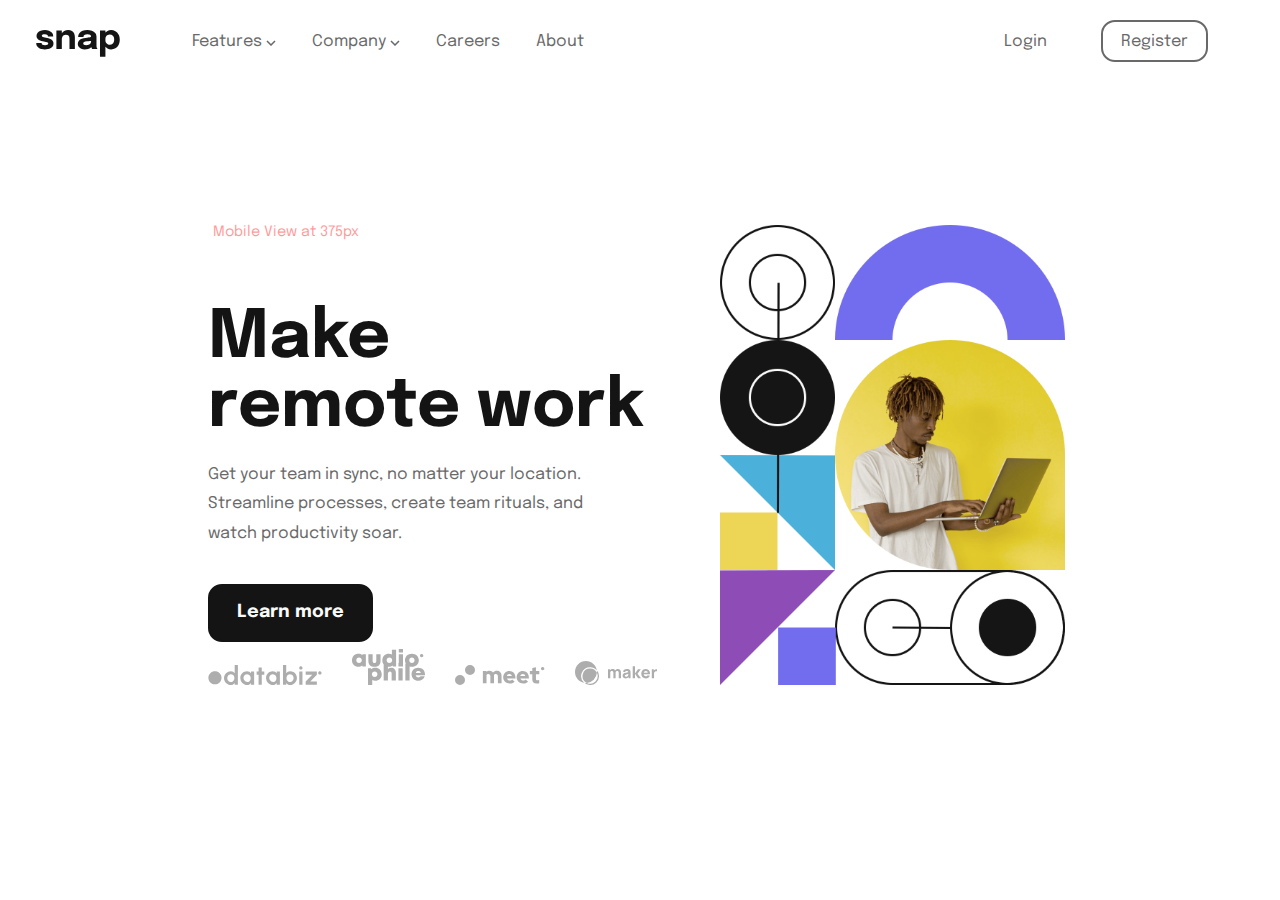
<file: index.html>
<!DOCTYPE html>
<html lang="en">

<head>
  <meta charset="UTF-8">
  <meta name="viewport" content="width=device-width, initial-scale=1.0">
  <!-- displays site properly based on user's device -->

  <link rel="icon" type="image/png" sizes="32x32" href="favicon-32x32.png">

  <title>Frontend Mentor | Intro section with dropdown navigation</title>

  <link rel="stylesheet" href="style.css">
  <script src="script.js" defer></script>
</head>

<body>
  <!-- menu button -->
  <section class="menu">
    <div class="backdrop">
    </div>
    <div class="menu-dropdown"></div>
    <!-- menu open button -->
    <svg class="menu-open-btn" width="32" height="18" xmlns="http://www.w3.org/2000/svg">
      <g fill="#151515" fill-rule="evenodd">
        <path d="M0 0h32v2H0zM0 8h32v2H0zM0 16h32v2H0z" />
      </g>
    </svg>
    <!-- menu close button -->
    <svg class="menu-close-btn" width="26" height="26" xmlns="http://www.w3.org/2000/svg">
      <g fill="#151515" fill-rule="evenodd">
        <path d="m2.393.98 22.628 22.628-1.414 1.414L.979 2.395z" />
        <path d="M.98 23.607 23.609.979l1.414 1.414L2.395 25.021z" />
      </g>
    </svg>
  </section>
  <!-- Main Header -->
  <header class="main-header">
    <!-- LOGO -->
    <section class="branding">
      <svg width="84" height="27" xmlns="http://www.w3.org/2000/svg">
        <path
          d="M8.852 19.42c-1.108 0-2.175-.128-3.202-.385a9.648 9.648 0 0 1-2.756-1.137c-.811-.502-1.453-1.13-1.925-1.882-.473-.752-.709-1.63-.709-2.633v-.316h5.39v.246c0 .676.3 1.172.901 1.487.601.315 1.415.472 2.441.472a7.08 7.08 0 0 0 1.55-.166c.495-.11.903-.291 1.224-.542.321-.251.482-.569.482-.954 0-.618-.342-1.056-1.024-1.313-.683-.256-1.777-.513-3.282-.77a21.716 21.716 0 0 1-2.59-.595A10.937 10.937 0 0 1 2.938 9.91 5.28 5.28 0 0 1 1.17 8.28C.727 7.622.505 6.82.505 5.875c0-1.26.382-2.322 1.146-3.185.764-.863 1.782-1.517 3.054-1.96C5.977.287 7.377.065 8.905.065c1.458 0 2.818.242 4.078.726 1.26.484 2.28 1.179 3.062 2.083.782.904 1.172 1.992 1.172 3.264v.245H11.88v-.21c0-.467-.149-.846-.446-1.138a2.804 2.804 0 0 0-1.129-.656 4.616 4.616 0 0 0-1.418-.219c-.443 0-.9.05-1.373.149-.473.099-.872.262-1.199.49-.327.227-.49.545-.49.954 0 .396.175.72.525.97.35.252.84.456 1.47.613.63.158 1.36.306 2.188.447.781.128 1.607.306 2.476.533.869.228 1.686.549 2.45.963a5.34 5.34 0 0 1 1.855 1.627c.472.671.709 1.52.709 2.546 0 1.062-.245 1.972-.735 2.73a5.607 5.607 0 0 1-1.987 1.847 10.04 10.04 0 0 1-2.782 1.05c-1.021.227-2.068.341-3.142.341ZM33.48 19V8.92c0-.77-.1-1.473-.298-2.109a2.965 2.965 0 0 0-1.067-1.531c-.513-.385-1.254-.577-2.223-.577-.84 0-1.566.192-2.178.577a3.754 3.754 0 0 0-1.41 1.61c-.326.688-.49 1.482-.49 2.38L24.31 8.185c0-1.61.35-3.022 1.05-4.235a7.627 7.627 0 0 1 2.844-2.853C29.398.41 30.726.066 32.183.066c1.53 0 2.786.306 3.772.919.986.612 1.721 1.464 2.205 2.555.484 1.09.726 2.365.726 3.824V19H33.48Zm-13.09 0V.415h5.425V19h-5.425Zm28.389.385c-1.354 0-2.558-.216-3.614-.648-1.056-.431-1.881-1.055-2.476-1.872-.595-.817-.893-1.808-.893-2.975 0-1.318.362-2.392 1.085-3.22.724-.828 1.683-1.461 2.879-1.899a15.898 15.898 0 0 1 3.894-.866c2.041-.198 3.45-.38 4.226-.542.776-.164 1.164-.45 1.164-.858V6.47c0-.688-.33-1.23-.989-1.627-.66-.397-1.578-.595-2.756-.595-1.249 0-2.202.224-2.861.673-.66.45-.99 1.135-.99 2.056H42.11c0-1.493.406-2.753 1.217-3.78.81-1.026 1.91-1.805 3.298-2.336 1.389-.53 2.958-.796 4.708-.796 1.633 0 3.144.248 4.532.744 1.389.496 2.506 1.24 3.352 2.231.845.992 1.268 2.252 1.268 3.78v8.032c0 .479.015.937.044 1.374.03.438.096.837.201 1.199.117.408.263.747.438 1.015.175.268.32.455.437.56h-5.337a3.723 3.723 0 0 1-.376-.508 3.962 3.962 0 0 1-.43-.892 7.195 7.195 0 0 1-.305-1.234 9.674 9.674 0 0 1-.097-1.461l1.12.77c-.326.77-.854 1.432-1.583 1.986-.73.554-1.593.98-2.59 1.278-.998.297-2.074.446-3.23.446Zm1.452-4.06a6.14 6.14 0 0 0 2.389-.464A4.104 4.104 0 0 0 54.43 13.4c.467-.665.7-1.534.7-2.608V8.92l1.348 1.313c-.77.28-1.66.51-2.669.69-1.01.182-2.015.324-3.019.43-1.19.116-2.08.317-2.668.603-.59.286-.884.767-.884 1.444 0 .642.25 1.123.752 1.444.502.32 1.249.481 2.24.481Zm13.742 11.323V.415h5.442v26.233h-5.442Zm11.182-7.228a7.325 7.325 0 0 1-4.042-1.181c-1.225-.788-2.205-1.85-2.94-3.185-.735-1.336-1.103-2.838-1.103-4.507v-.28l2.345-.052v.21c0 .863.21 1.619.63 2.266.42.648.963 1.146 1.628 1.496.665.35 1.359.526 2.082.526 1.19 0 2.226-.412 3.106-1.234.881-.823 1.322-2.109 1.322-3.859s-.438-3.025-1.313-3.824c-.875-.799-1.913-1.199-3.115-1.199-.723 0-1.417.173-2.082.517a4.308 4.308 0 0 0-1.628 1.461c-.42.63-.63 1.383-.63 2.257l-2.345-.14c0-1.68.368-3.164 1.103-4.453.735-1.29 1.715-2.307 2.94-3.054a7.619 7.619 0 0 1 4.042-1.12c1.505 0 2.911.37 4.218 1.111 1.306.741 2.365 1.823 3.176 3.247.81 1.423 1.216 3.155 1.216 5.197 0 2.135-.396 3.932-1.19 5.39-.793 1.458-1.843 2.558-3.15 3.299a8.51 8.51 0 0 1-4.27 1.111Z"
          fill="#151515" />
      </svg>
    </section>
    <!-- Menu options -->
    <div class="menu-options">
      <ul>
        <li class="feature">
          <p class="feature-btn">Features
            <svg class="arrow-down arrow-show" width="10" height="6" xmlns="http://www.w3.org/2000/svg">
              <path stroke="#686868" stroke-width="1.5" fill="none" d="m1 1 4 4 4-4" />
            </svg>
            <svg class="arrow-up " width="10" height="6" xmlns="http://www.w3.org/2000/svg">
              <path stroke="#686868" stroke-width="1.5" fill="none" d="m1 5 4-4 4 4" />
            </svg>
          </p>

          <ul class="feature-list ">
            <!--show add for showing the list-->
            <li>
              <p><svg width="14" height="16" xmlns="http://www.w3.org/2000/svg">
                  <path
                    d="M14 3v12a1 1 0 0 1-1 1H1a1 1 0 0 1-1-1V3a1 1 0 0 1 1-1h1V1a1 1 0 1 1 2 0v1h2V1a1 1 0 1 1 2 0v1h2V1a1 1 0 0 1 2 0v1h1a1 1 0 0 1 1 1Zm-2 3H2v1h10V6Zm0 3H2v1h10V9Zm0 3H2v1h10v-1Z"
                    fill="#726CEE" />
                </svg>Todo List</p>
            </li>

            <li>
              <p><svg width="16" height="16" xmlns="http://www.w3.org/2000/svg">
                  <path
                    d="M12.667 8.667h-4v4h4v-4ZM11.334 0v1.333H4.667V0h-2v1.333h-1C.75 1.333 0 2.083 0 3v11.333C0 15.25.75 16 1.667 16h12.667C15.25 16 16 15.25 16 14.333V3c0-.917-.75-1.667-1.666-1.667h-1V0h-2Zm3 14.333H1.667V5.5h12.667v8.833Z"
                    fill="#4BB1DA" />
                </svg>Calender</p>
            </li>

            <li>
              <p><svg width="13" height="17" xmlns="http://www.w3.org/2000/svg">
                  <path
                    d="M6.408 13.916c-3.313 0-6-1.343-6-3 0-.612.371-1.18 1-1.654V7.916a5 5 0 0 1 3.041-4.6 2 2 0 0 1 3.507-1.664 2 2 0 0 1 .411 1.664 5.002 5.002 0 0 1 3.041 4.6v1.346c.629.474 1 1.042 1 1.654 0 1.657-2.687 3-6 3Zm0 1c.694 0 1.352-.066 1.984-.16.004.054.016.105.016.16a2 2 0 0 1-4 0c0-.055.012-.106.016-.16.633.094 1.29.16 1.984.16Z"
                    fill="#EDD556" />
                </svg>Reminders</p>
            </li>

            <li>

              <p><svg width="16" height="16" xmlns="http://www.w3.org/2000/svg">
                  <path
                    d="M8 0a8 8 0 1 1 0 16A8 8 0 0 1 8 0Zm0 2.133a5.867 5.867 0 1 0 0 11.734A5.867 5.867 0 0 0 8 2.133ZM8 3.2a4.8 4.8 0 1 1 0 9.6 4.8 4.8 0 0 1 0-9.6Zm-.533 2.667a.533.533 0 0 0-.534.533v2.133c0 .295.24.534.534.534h3.2a.533.533 0 0 0 0-1.067H8V6.4a.533.533 0 0 0-.533-.533Z"
                    fill="#8E4CB6" />
                </svg>Planning</p>
            </li>
          </ul>

        </li>
        <li class="company">
          <p class="company-btn">Company

            <svg class="arrow-down arrow-show" width="10" height="6" xmlns="http://www.w3.org/2000/svg">
              <path stroke="#686868" stroke-width="1.5" fill="none" d="m1 1 4 4 4-4" />
            </svg>

            <svg class="arrow-up" width="10" height="6" xmlns="http://www.w3.org/2000/svg">
              <path stroke="#686868" stroke-width="1.5" fill="none" d="m1 5 4-4 4 4" />
            </svg>
          </p>

          <ul class="company-list ">
            <!--show add for showing the list-->
            <li>
              <p>Histroy</p>
            </li>
            <li>
              <p>Our Team</p>
            </li>
            <li>
              <p>Blog</p>
            </li>
          </ul>
        </li>

        <li class="careers">
          <p class="careers">Careers</p>
        </li>

        <li class="about">
          <p class="about">About</p>
        </li>

      </ul>
    </div>
    <!-- For Login & SignUp -->
    <div class="sign-up">
      <a href="https://www.frontendmentor.io/solutions/interactive-rating-component-using-html-css-and-javascript-HJuJBjXHc">
        <p>Login</p>
      </a>
      <a href="https://www.frontendmentor.io/solutions/interactive-rating-component-using-html-css-and-javascript-HJuJBjXHc">
        <p>Register</p>
      </a>
    </div>

  </header>
  <!-- Main Showcase -->
  <main class="showcase">
    <!-- Showcase Text Area -->
    <p class="mobile">Mobile View at 375px</p>
    <article>
      <h1>Make <br class="break"> remote work</h1>
      <p>Get your team in sync, no matter your location. Streamline processes, create team rituals, and watch
        productivity soar.</p>
      <div class="button">
        <a href="https://www.frontendmentor.io/solutions/interactive-rating-component-using-html-css-and-javascript-HJuJBjXHc">
          <p>Learn more</p>
        </a>
      </div>
    </article>
    <!-- Showcase Image -->
    <div class="image">

    </div>
    <!-- Showcase Social Links -->
    <div class="social">

      <svg width="114" height="20" xmlns="http://www.w3.org/2000/svg">
        <path
          d="M22.887 20c.838 0 1.576-.183 2.213-.55a4.977 4.977 0 0 0 1.584-1.429v1.638h3.195V0h-3.195v8.191A4.848 4.848 0 0 0 25.1 6.756c-.637-.362-1.375-.544-2.213-.544-.951 0-1.842.18-2.67.538-.83.358-1.561.854-2.194 1.487a6.996 6.996 0 0 0-1.486 2.196A6.68 6.68 0 0 0 16 13.106c0 .953.179 1.844.537 2.674.358.83.853 1.562 1.486 2.195a6.989 6.989 0 0 0 2.193 1.488c.83.358 1.72.537 2.671.537Zm.04-3.08a3.42 3.42 0 0 1-1.827-.511 3.826 3.826 0 0 1-1.827-3.303c0-.708.166-1.35.498-1.926a3.9 3.9 0 0 1 1.322-1.383 3.379 3.379 0 0 1 1.834-.518c.672 0 1.272.17 1.8.511.528.341.94.802 1.237 1.383.297.581.445 1.225.445 1.933 0 .7-.148 1.34-.445 1.92a3.53 3.53 0 0 1-1.23 1.383c-.524.34-1.127.511-1.807.511ZM39.294 20c.794 0 1.486-.181 2.075-.544a4.375 4.375 0 0 0 1.434-1.422l.13 1.625h3.209V6.553h-3.195l.144 1.678a5.992 5.992 0 0 0-1.748-1.468c-.685-.385-1.464-.577-2.337-.577-.934 0-1.807.175-2.619.524a6.818 6.818 0 0 0-2.147 1.455c-.62.62-1.1 1.341-1.44 2.163a6.81 6.81 0 0 0-.511 2.634 6.935 6.935 0 0 0 2.042 4.967 7.16 7.16 0 0 0 2.24 1.52c.846.368 1.754.551 2.723.551Zm.091-3.08a3.51 3.51 0 0 1-1.813-.498 4.227 4.227 0 0 1-1.395-1.33 4.049 4.049 0 0 1-.654-1.842c-.061-.734.057-1.4.353-1.998a3.592 3.592 0 0 1 1.264-1.435 3.3 3.3 0 0 1 1.853-.538 3.32 3.32 0 0 1 1.794.498c.532.332.968.776 1.309 1.33.34.555.541 1.173.602 1.855.053.725-.054 1.387-.32 1.986a3.384 3.384 0 0 1-1.172 1.435c-.516.358-1.122.537-1.82.537Zm14.378 2.74V9.75h2.54V6.553h-2.54V2.438h-3.195v4.115H48.63v3.198h1.938v9.908h3.195Zm11.273.34c.795 0 1.486-.181 2.076-.544a4.375 4.375 0 0 0 1.433-1.422l.131 1.625h3.208V6.553H68.69l.145 1.678a5.992 5.992 0 0 0-1.749-1.468c-.685-.385-1.464-.577-2.337-.577-.934 0-1.807.175-2.619.524a6.818 6.818 0 0 0-2.147 1.455c-.62.62-1.1 1.341-1.44 2.163a6.81 6.81 0 0 0-.51 2.634 6.935 6.935 0 0 0 2.042 4.967 7.16 7.16 0 0 0 2.239 1.52c.847.368 1.754.551 2.723.551Zm.092-3.08a3.51 3.51 0 0 1-1.814-.498 4.227 4.227 0 0 1-1.394-1.33 4.049 4.049 0 0 1-.655-1.842c-.06-.734.057-1.4.354-1.998a3.592 3.592 0 0 1 1.263-1.435 3.3 3.3 0 0 1 1.853-.538 3.32 3.32 0 0 1 1.794.498c.532.332.969.776 1.31 1.33.34.555.54 1.173.602 1.855.052.725-.055 1.387-.321 1.986a3.384 3.384 0 0 1-1.172 1.435c-.515.358-1.122.537-1.82.537ZM81.993 20c.96 0 1.857-.18 2.69-.537a6.968 6.968 0 0 0 3.687-3.696 6.774 6.774 0 0 0 .536-2.687c0-1.267-.31-2.423-.93-3.467a7.027 7.027 0 0 0-2.5-2.496c-1.048-.62-2.209-.93-3.483-.93-.82 0-1.547.185-2.18.556a5.15 5.15 0 0 0-1.591 1.448V0h-3.195v19.66h3.195v-1.665a5.15 5.15 0 0 0 1.59 1.448c.634.371 1.36.557 2.18.557Zm-.04-3.093c-.663 0-1.256-.17-1.78-.511a3.53 3.53 0 0 1-1.231-1.383 4.187 4.187 0 0 1-.445-1.933c0-.69.148-1.326.445-1.907a3.58 3.58 0 0 1 1.23-1.39 3.164 3.164 0 0 1 1.782-.517c.672 0 1.287.17 1.846.511.558.341 1.004.802 1.335 1.383.332.58.498 1.221.498 1.92 0 .708-.166 1.35-.498 1.927a3.88 3.88 0 0 1-1.329 1.382 3.435 3.435 0 0 1-1.852.518ZM92.874 4.6c.463 0 .854-.155 1.173-.465.318-.31.478-.701.478-1.173 0-.463-.16-.852-.478-1.166a1.604 1.604 0 0 0-1.172-.472c-.463 0-.856.157-1.179.472a1.563 1.563 0 0 0-.484 1.166c0 .472.161.863.484 1.173.323.31.716.465 1.179.465Zm19 5c.463 0 .854-.155 1.173-.465.318-.31.478-.701.478-1.173 0-.463-.16-.852-.478-1.166a1.604 1.604 0 0 0-1.172-.472c-.463 0-.856.157-1.179.472a1.563 1.563 0 0 0-.484 1.166c0 .472.161.863.484 1.173.323.31.716.465 1.179.465ZM6.979 19.324c1.835 0 3.385-.616 4.65-1.846 1.264-1.23 1.896-2.782 1.896-4.654 0-1.838-.632-3.38-1.897-4.628-1.264-1.248-2.814-1.872-4.65-1.872-1.835 0-3.393.624-4.675 1.872C1.021 9.444.38 10.986.38 12.824c0 1.872.64 3.423 1.922 4.654 1.282 1.23 2.84 1.846 4.676 1.846Zm87.48.335V6.553h-3.195V19.66h3.195Zm14.399 0v-3.198h-6.573l6.573-6.71V6.553H97.675v3.198h6.586l-6.586 6.71v3.198h11.182Z"
          fill="#ADADAD" />
      </svg>
      <svg width="73" height="36" xmlns="http://www.w3.org/2000/svg">
        <path
          d="M6.476 17.85c1.434 0 2.715-.47 3.726-1.287l.364.87h3.289V5.126h-3.17l-.436.952C9.23 5.238 7.93 4.754 6.476 4.754 2.699 4.754 0 7.467 0 11.28c0 3.825 2.7 6.571 6.476 6.571Zm.568-3.754c-1.593 0-2.764-1.2-2.764-2.807 0-1.598 1.161-2.797 2.764-2.797 1.594 0 2.765 1.2 2.765 2.797 0 1.607-1.171 2.807-2.765 2.807Zm15.422 3.754c3.648 0 6.078-2.243 6.078-5.687V5.138H24.29v6.84c0 1.286-.687 2.064-1.824 2.064-1.136 0-1.837-.765-1.837-2.064v-6.84h-4.254v7.025c0 3.444 2.443 5.687 6.091 5.687Zm14.361.013c1.439 0 2.72-.488 3.725-1.33l.401.914h3.148V.694h-4.205v4.895a5.78 5.78 0 0 0-3.069-.854c-3.79 0-6.489 2.732-6.489 6.557 0 3.826 2.7 6.571 6.49 6.571Zm.57-3.754c-1.594 0-2.765-1.21-2.765-2.816 0-1.608 1.17-2.817 2.764-2.817 1.594 0 2.765 1.21 2.765 2.817 0 1.607-1.171 2.816-2.765 2.816ZM50.99 3.598V0H46.8v3.598h4.19Zm.032 13.848V5.138H46.77v12.308h4.254Zm8.88.404c4.014 0 6.925-2.755 6.925-6.558 0-3.815-2.911-6.557-6.924-6.557-4.027 0-6.925 2.742-6.925 6.557 0 3.803 2.898 6.558 6.925 6.558Zm9.76-9.573c.463 0 .853-.156 1.172-.466.318-.31.478-.7.478-1.173 0-.463-.16-.852-.478-1.166A1.604 1.604 0 0 0 69.663 5c-.463 0-.856.157-1.179.472A1.563 1.563 0 0 0 68 6.638c0 .472.161.863.484 1.173.323.31.716.466 1.179.466Zm-9.76 5.765c-1.55 0-2.663-1.122-2.663-2.75 0-1.627 1.113-2.748 2.664-2.748 1.55 0 2.663 1.131 2.663 2.749 0 1.627-1.112 2.749-2.663 2.749Zm-39.676 21.86v-4.846a5.789 5.789 0 0 0 3.01.817c3.777 0 6.476-2.735 6.476-6.57 0-3.835-2.7-6.558-6.475-6.558-1.468 0-2.775.506-3.79 1.381l-.533-.977h-2.893v16.753h4.205Zm2.442-7.783c-1.594 0-2.765-1.2-2.765-2.816 0-1.617 1.171-2.817 2.765-2.817 1.593 0 2.764 1.2 2.764 2.817 0 1.617-1.18 2.816-2.764 2.816Zm13.25 3.338v-6.573c0-1.58.802-2.49 2.09-2.49 1.11 0 1.61.724 1.61 2.144v6.919h4.253v-7.412c0-3.19-1.822-5.26-4.657-5.26a5.28 5.28 0 0 0-3.297 1.174v-5.255h-4.253v16.753h4.253Zm14.718-13.849V14.01h-4.189v3.598h4.189Zm.033 13.849V19.148h-4.254v12.309h4.254Zm6.929 0V14.704h-4.254v16.753H57.6Zm8.664.404c3.099 0 5.597-1.755 6.466-4.564h-4.233c-.409.72-1.24 1.154-2.233 1.154-1.343 0-2.243-.73-2.52-2.142h9.17c.055-.38.087-.752.087-1.122 0-3.611-2.756-6.442-6.737-6.442-3.876 0-6.708 2.775-6.708 6.548 0 3.76 2.855 6.568 6.708 6.568Zm2.547-7.9h-4.993c.344-1.222 1.206-1.894 2.446-1.894 1.284 0 2.173.664 2.547 1.894Z"
          fill="#ADADAD" />
      </svg>
      <svg width="90" height="20" xmlns="http://www.w3.org/2000/svg">
        <path
          d="M5 10a5 5 0 1 1 0 10 5 5 0 0 1 0-10ZM15 0a5 5 0 1 1 0 10 5 5 0 0 1 0-10Zm16.515 18.34V9.964c.226-.293.5-.513.824-.66.324-.146.689-.22 1.095-.22.587 0 1.058.205 1.412.614.353.408.53.945.53 1.608v7.034h3.658v-7.543a7.069 7.069 0 0 0-.045-.787c.241-.293.527-.52.858-.683.331-.162.7-.242 1.107-.242.587 0 1.057.204 1.411.613.354.408.53.945.53 1.608v7.034h3.659v-7.543c0-1.435-.433-2.615-1.299-3.54-.865-.926-1.976-1.389-3.33-1.389-.783 0-1.506.147-2.168.44a4.968 4.968 0 0 0-1.716 1.25 4.316 4.316 0 0 0-1.524-1.239 4.504 4.504 0 0 0-2.021-.45c-.557 0-1.088.084-1.592.254-.505.17-.967.424-1.389.763V6.1h-3.658v12.24h3.658Zm23.168.231c.993 0 1.885-.146 2.675-.44.79-.292 1.562-.763 2.315-1.41l-2.416-2.199c-.286.293-.632.52-1.039.683a3.63 3.63 0 0 1-1.355.243c-.692 0-1.294-.182-1.806-.544a3.22 3.22 0 0 1-1.13-1.4h8.514v-.926a7.74 7.74 0 0 0-.452-2.672c-.301-.825-.719-1.531-1.253-2.117A5.875 5.875 0 0 0 56.828 6.4a5.71 5.71 0 0 0-2.416-.509c-.873 0-1.69.162-2.45.486a6.032 6.032 0 0 0-1.976 1.342 6.357 6.357 0 0 0-1.321 2.025 6.418 6.418 0 0 0-.486 2.487c0 .88.17 1.709.508 2.488a6.378 6.378 0 0 0 1.378 2.024 6.268 6.268 0 0 0 2.066 1.343 6.717 6.717 0 0 0 2.552.485Zm2.167-7.682h-4.99c.18-.617.49-1.095.926-1.434.436-.34.956-.51 1.558-.51.587 0 1.103.178 1.547.533.444.355.764.825.96 1.411Zm11.268 7.682c.994 0 1.885-.146 2.676-.44.79-.292 1.562-.763 2.314-1.41l-2.416-2.199c-.286.293-.632.52-1.039.683a3.63 3.63 0 0 1-1.354.243c-.693 0-1.295-.182-1.807-.544a3.22 3.22 0 0 1-1.129-1.4h8.513v-.926a7.74 7.74 0 0 0-.452-2.672c-.3-.825-.718-1.531-1.253-2.117A5.875 5.875 0 0 0 70.263 6.4a5.71 5.71 0 0 0-2.416-.509c-.873 0-1.69.162-2.45.486a6.032 6.032 0 0 0-1.976 1.342 6.357 6.357 0 0 0-1.32 2.025 6.418 6.418 0 0 0-.486 2.487c0 .88.17 1.709.508 2.488a6.378 6.378 0 0 0 1.377 2.024 6.268 6.268 0 0 0 2.066 1.343 6.717 6.717 0 0 0 2.552.485Zm2.168-7.682h-4.99c.18-.617.489-1.095.925-1.434.437-.34.956-.51 1.558-.51.587 0 1.103.178 1.547.533.444.355.764.825.96 1.411Zm11.335 7.613c.346 0 .775-.035 1.287-.104a7.37 7.37 0 0 0 1.265-.266V15.1c-.301.092-.58.158-.836.196a5.456 5.456 0 0 1-.813.058c-.587 0-.997-.112-1.23-.335-.234-.224-.35-.606-.35-1.146v-4.65h3.342V6.1h-3.342V2.143l-3.658.81V6.1H74.87v3.123h2.416v5.392c0 1.28.365 2.248 1.095 2.904.73.655 1.81.983 3.24.983Zm6.042-13.225c.462 0 .853-.156 1.172-.466.318-.31.478-.7.478-1.173 0-.463-.16-.852-.478-1.166A1.604 1.604 0 0 0 87.663 2c-.463 0-.856.157-1.179.472A1.563 1.563 0 0 0 86 3.638c0 .472.161.863.484 1.173.323.31.716.466 1.179.466Z"
          fill="#ADADAD" fill-rule="evenodd" />
      </svg>
      <svg width="83" height="24" xmlns="http://www.w3.org/2000/svg">
        <path
          d="M35.276 17.143V11.76c0-.51.141-.925.424-1.246.282-.321.656-.482 1.123-.482.488 0 .87.164 1.148.49.277.326.415.783.415 1.37v5.25h2.238V11.76c0-.34.065-.64.194-.9.129-.261.308-.464.539-.61.23-.145.502-.218.814-.218.489 0 .871.164 1.148.49.277.326.416.783.416 1.37v5.25h2.238V11.3c0-.971-.26-1.757-.778-2.358-.518-.6-1.285-.9-2.3-.9-.592 0-1.131.13-1.616.39-.486.26-.873.624-1.16 1.09l.062-.096-.037-.07a2.632 2.632 0 0 0-.687-.768l-.145-.103c-.447-.296-1.02-.444-1.716-.444-.609 0-1.159.134-1.65.403-.327.18-.61.401-.848.666l-.102.12v-.975h-1.975v8.887h2.255Zm15.305.247c.768 0 1.403-.133 1.905-.4.39-.206.76-.514 1.109-.921l.014-.018v1.092h1.958v-5.431c0-.406-.016-.773-.049-1.103a2.653 2.653 0 0 0-.313-.987 2.61 2.61 0 0 0-1.382-1.25c-.609-.242-1.306-.363-2.09-.363-1.07 0-1.915.23-2.534.691a3.434 3.434 0 0 0-1.268 1.794l2.025.642c.142-.406.392-.688.748-.848.357-.159.7-.238 1.029-.238.592 0 1.015.123 1.267.37.177.173.292.414.345.724l.015.116-.357.053-.366.055-.353.052c-.576.085-1.091.174-1.547.267-.455.094-.847.2-1.176.321-.478.176-.858.394-1.14.654-.283.261-.487.561-.613.901a3.22 3.22 0 0 0-.19 1.128c0 .493.114.945.342 1.353.228.409.562.735 1.004.98.442.244.98.366 1.617.366Zm.477-1.761c-.258 0-.48-.039-.666-.115a.953.953 0 0 1-.432-.334.89.89 0 0 1-.153-.522c0-.148.032-.283.095-.403.063-.121.162-.232.296-.334.135-.101.312-.196.531-.284.192-.07.414-.137.667-.197.252-.06.584-.128.995-.202.257-.046.564-.1.92-.16l.03-.004v.007a15.73 15.73 0 0 1-.014.333l-.01.186c-.02.321-.086.603-.202.844-.06.126-.174.282-.341.469a2.32 2.32 0 0 1-.675.498c-.282.145-.63.218-1.04.218Zm8.92 1.514v-4.279l3.077 4.279h2.913l-3.423-4.444 3.21-4.443H62.99l-3.012 4.279V5.294h-2.271l-.017 11.849h2.288Zm14.968-3.818c.093-1.075-.017-2.01-.33-2.806-.312-.796-.795-1.413-1.448-1.852-.652-.438-1.445-.658-2.378-.658-.877 0-1.654.199-2.328.597a4.192 4.192 0 0 0-1.589 1.674c-.384.719-.576 1.564-.576 2.535 0 .888.197 1.677.589 2.365a4.244 4.244 0 0 0 1.63 1.621c.693.393 1.495.589 2.406.589.856 0 1.644-.225 2.366-.675a3.937 3.937 0 0 0 1.584-1.893l-2.239-.641c-.164.362-.403.639-.715.83-.313.193-.689.289-1.128.289-.696 0-1.224-.227-1.584-.68-.248-.313-.411-.716-.488-1.21l-.012-.085h6.24Zm-2.265-1.662h-3.915l.016-.076c.077-.323.191-.6.345-.83l.08-.11c.359-.464.92-.696 1.682-.696.653 0 1.123.199 1.411.597.177.244.3.585.368 1.022l.013.093Zm6.37 5.48V12.6c0-.34.047-.646.14-.918a2.02 2.02 0 0 1 .412-.707c.181-.2.403-.361.667-.482.263-.126.558-.201.884-.226.327-.025.613.001.86.078v-2.09a4.173 4.173 0 0 0-.806-.02c-.27.019-.53.065-.782.14a2.869 2.869 0 0 0-.7.308c-.28.164-.515.373-.707.625a3.2 3.2 0 0 0-.212.316l-.035.063V8.256h-1.975v8.887h2.255ZM10.972 0c5.466 0 9.999 3.997 10.834 9.228A8.914 8.914 0 0 1 9.228 21.805C3.998 20.97 0 16.438 0 10.971 0 4.912 4.912 0 10.97 0Zm4.099 6.171a8.914 8.914 0 0 0-5.842 15.634 11.095 11.095 0 0 0 2.639.102 7.543 7.543 0 0 1 3.226-14.364 7.55 7.55 0 0 1 6.813 4.322 10.972 10.972 0 0 1-10.04 10.042 7.543 7.543 0 0 0 10.04-10.042 11.052 11.052 0 0 0-.1-2.637 8.892 8.892 0 0 0-6.736-3.057Z"
          fill="#ADADAD" />
      </svg>

    </div>

  </main>
  <!-- Main Footer -->
  <footer>
    <div class="attribution">
      Challenge by <a href="https://www.frontendmentor.io?ref=challenge" target="_blank">Frontend Mentor</a>.
      Coded by <a href="#">Gourab Chatterjee</a>.
    </div>
  </footer>
</body>

</html>
</file>
<file: style.css>
@import url('https://fonts.googleapis.com/css2?family=Epilogue:wght@500;700&display=swap');

:root {
    --primary-almost-white: hsl(0, 0%, 98%);
    --primary-medium-gray: hsl(0, 0%, 41%);
    --primary-almost-black: hsl(0, 0%, 8%);
}

html {
    font-size: 18px;
    /* cursor: url(./images/cursor.png), auto; */
}

*,
*::after,
*::before,
li,
a {
    margin: 0;
    padding: 0;
    box-sizing: border-box;
    font-family: 'Epilogue', sans-serif;
    font-size: 1rem;
    list-style: none;
    color: var(--primary-almost-black);
    text-decoration: none;
}

body {
    max-width: 1950px;
}

p::selection {
    user-select: none;
}

.main-header {
    display: flex;
    justify-content: space-between;
    align-items: center;
    height: 5rem;
}

.menu-options>ul {
    display: flex;
    align-items: flex-start;
    height: 1.3rem;
}

.menu-options>ul>li {
    margin-left: 2rem;
    cursor: pointer;
}

.menu-options>ul>li>p:hover {
    color: var(--primary-almost-black);
}

.menu-options>ul>li>p {
    font-size: 0.9rem;
    color: var(--primary-medium-gray);
}

.menu-options {
    flex-grow: 1;
}

.branding {
    margin: 0 2rem;
}

.sign-up {
    display: flex;
    align-items: center;
    margin: 0 2rem 8px 0;
}

.sign-up>* {
    margin-right: 2rem;
}

.sign-up a p {
    color: var(--primary-medium-gray);
    font-size: 0.9rem;
}

.sign-up a:last-child {
    border: 2px solid var(--primary-medium-gray);
    padding: .6em 1em;
    border-radius: 14px;
}

.sign-up>a:hover,
.sign-up>a:hover p {
    border-color: var(--primary-almost-black);
    color: var(--primary-almost-black);
}

.sign-up a:nth-child(1) {
    padding: .6em 1em;
    border-radius: 14px;
}

.showcase {
    width: 73%;
    margin: auto;
    display: grid;
    grid-template-areas:
        "text img"
        "link img";
    grid-template-columns: repeat(2, 1fr);
    grid-template-rows: 20rem 100px;
    position: absolute;
    left: 50%;
    top: 50%;
    transform: translate(-50%, -50%);
    height: 50%;
}

.mobile {
    position: absolute;
    color: red !important;
    left: 5px;
    opacity: 40%;
    font-size: 0.8rem;
    animation: mobile 0.5s linear infinite alternate-reverse;
}

@keyframes mobile {
    0% {
        opacity: 40%;
    }

    100% {
        opacity: 0;
    }
}

article {
    display: flex;
    flex-direction: column;
    justify-content: space-around;
}

article h1 {
    font-size: 4rem;
    margin-top: 4.4rem;
    width: 27rem;
}

article p {
    font-size: 0.9rem;
    color: var(--primary-medium-gray);
    width: 25rem;
    margin-top: 1rem;
    line-height: 1.8;
}

article a>p {
    margin-top: 5rem;
    font-weight: 700;
    font-size: 1rem;
    color: var(--primary-almost-white);
    border: 2px solid var(--primary-almost-black);
    background: var(--primary-almost-black);
    padding: 0.6em 1.5em;
    border-radius: 14px;
    width: max-content;
    margin: 2rem 0 0 0;
}

article a p:hover {
    color: var(--primary-almost-black);
    background: var(--primary-almost-white);
}

.social {
    margin-top: 4rem;
    display: flex;
    align-items: flex-end;
    justify-content: space-between;
}

.image {
    grid-area: img;
    background: url(image-hero-desktop.png) center/contain no-repeat;
    margin-left: 5rem;
    width: 34rem;
}

footer {
    position: absolute;
    bottom: 0;
    left: 50%;
    transform: translate(-50%);
    margin-top: 14rem;
    opacity: 0;
    animation: ani 1s linear alternate-reverse infinite;
}

.attribution {
    font-size: 0.5rem;
    text-align: center;
}

.attribution a {
    color: hsl(228, 45%, 44%);
    font-size: 0.5rem;
}

.feature-list {
    display: none;
    background: var(--primary-almost-white);
    position: absolute;
    left: 7rem;
    top: 3.5rem;
    padding: 20px;
    border-radius: 5px;
    box-shadow: 3px 3px 10px 1px rgba(0, 0, 0, 0.2);
    z-index: 1;
}

.company-list {
    display: none;
    background: var(--primary-almost-white);
    position: absolute;
    left: 17rem;
    top: 3.5rem;
    padding: 20px 20px 5px 20px;
    border-radius: 5px;
    box-shadow: 3px 3px 10px 1px rgba(0, 0, 0, 0.2);
    z-index: 1;
}

.feature-list li,
.company-list li {
    margin-bottom: 0.7em;
}

.feature-list li p,
.company-list li p {
    letter-spacing: 0.1em;
    color: var(--primary-medium-gray);
    font-size: 0.9rem;
}

.feature-list li p:hover,
.company-list li p:hover {
    color: var(--primary-almost-black);
}

.feature-list li svg {
    margin-right: 1rem;
}

.arrow-down,
.arrow-up {
    display: none;
}

.show,
.arrow-show {
    display: inline-block;
}

.menu {
    display: none;
}

@keyframes ani {
    0% {
        opacity: 0;
    }

    100% {
        opacity: 1;
    }
}

@media(max-width:1366px) {
    .image {
        margin-left: 3rem;
        width: 20rem;
    }

    article h1 {
        font-size: 3.7rem;
        margin-top: 4.4rem;
        width: 27rem;
    }

    article p {
        font-size: 0.9rem;
        width: 85%;
        margin-top: 1rem;
        line-height: 1.8;
    }

    .social {
        margin-top: 4rem;
        width: 100%;
    }

    .showcase {
        width: auto;
        grid-template-columns: 25rem 1fr;
    }
}

@media(max-width:1140px) {
    .image {
        margin: 0 1rem;
        width: 18.5rem;
    }

    article h1 {
        font-size: 2.9rem;
        width: 100%;
    }

    article p {
        font-size: 0.8rem;
    }

    .social {
        justify-content: space-around;
    }

    .social svg {
        transform: scale(0.75);
    }

    .showcase {
        grid-template-columns: 20rem 1fr;
    }

    article a>p {
        font-size: .75rem;
    }
}

@media(max-width:895px) {
    .backdrop {
        width: 100%;
        height: 100%;
        background: rgb(255, 255, 255);
        position: absolute;
        z-index: 1;
        opacity: 100%;
        filter: blur(110px);
        display: none;
    }

    .menu {
        display: block;
    }

    .menu-options {
        transform: translate(16rem, 6rem);
        z-index: 3;
        max-width: 200px;
        margin-right: 1rem;
        display: none;
    }

    .menu-options ul,
    .sign-up {
        flex-direction: column;
        z-index: 1;
    }

    .sign-up {
        transform: translateY(45rem);
        display: none;
    }

    .sign-up>a {
        margin-bottom: 2rem;
    }

    .menu-options ul li.menu-feature,
    .menu-options ul li.menu-company,
    .menu-options ul li.about,
    .menu-options ul li.careers {
        margin-bottom: 2rem;
    }

    .menu-options ul li.menu-company ul.menu-company-list,
    .menu-options ul li.menu-feature ul.menu-feature-list {
        margin: 1rem auto 0 1rem;
        width: max-content;

    }

    .menu-options ul li.menu-company ul.menu-company-list li,
    .menu-options ul li.menu-feature ul.menu-feature-list li {
        margin-top: 0.5rem;
    }

    .menu-options ul li.menu-feature ul.menu-feature-list li p svg {
        margin-right: .5rem;
    }

    .menu-options ul li.menu-feature ul.menu-feature-list li p,
    .menu-options ul li.menu-company ul.menu-company-list li p {
        letter-spacing: .08rem;
    }

    .menu-feature-list {
        display: none;
    }

    .menu-company-list {
        display: none;
    }

    .menu-dropdown {
        background: var(--primary-almost-white);
        width: 14rem;
        height: 100vh;
        position: absolute;
        right: 0;
        z-index: 1;
        box-shadow: 0 0 0 50rem rgba(0, 0, 0, 0.4);
        display: none;
    }

    .menu-close-btn,
    .menu-open-btn {
        z-index: 1;
        cursor: pointer;
    }

    .menu-open-btn {
        position: absolute;
        right: 6.1rem;
        top: 1.8rem;
    }

    .menu-close-btn {
        position: absolute;
        right: 6.3rem;
        top: 1.6rem;
        display: none;
    }

    .display-none {
        display: none;
    }

    .display-show {
        display: block;
    }

    .display-flex {
        display: flex;
    }

    .menu-arrow-show {
        display: inline-block;
    }
}

@media(max-width:890px) {
    .mobile {
        display: none;
    }
    
    .showcase {
        position: relative;
        width: 100%;
        top: 20rem;
        grid-template-areas:
            "img"
            "text"
            "link";
        grid-template-columns: 1fr;
        grid-template-rows: 100% 50%;
        margin: 0 auto;
    }

    .image {
        margin: 0;
        width: 100%;
        position: relative;
        bottom: 15rem;
        left: -1px;
        background: url(image-hero-mobile.png) no-repeat;
        background-position: center;
        background-size: 100%;
        height: 120%;
    }

    article h1 {
        width: 100%;
        font-size: 1.8rem;
        margin: 0 auto 1rem;
        text-align: center;
    }

    article {
        position: relative;
        bottom: 8rem;
        margin: 0 0.5rem;
    }

    article p {
        width: 80%;
        font-size: 0.7rem;
        text-align: center;
        margin: 0 auto;
        display: inline-block;
        font-weight: 600;
    }

    article a p:hover {
        color: var(--primary-almost-white);
        background: var(--primary-almost-black);
    }

    article a p:active {
        color: var(--primary-almost-black);
        background: var(--primary-almost-white);
    }

    .social {
        margin-top: 0;
        width: 100%;
        position: relative;
        bottom: 2rem;
        width: min-content;
    }

    footer {
        width: max-content;
        margin: 0;
        left: 0;
        transform: translateX(3rem);
    }

    .branding {
        position: relative;
        bottom: 1rem;
        right: 1rem;
    }

    .menu-open-btn,
    .menu-close-btn {
        position: relative;
        left: 17rem;
    }

    .menu-dropdown {
        position: fixed;
        right: 0;
    }

    .menu-options {
        transform: translate(6rem, 2rem);
        position: absolute;
    }

    .sign-up {
        transform: translate(0, 30rem);
    }

    .button {
        margin: 0 auto;
    }

}
</file>
